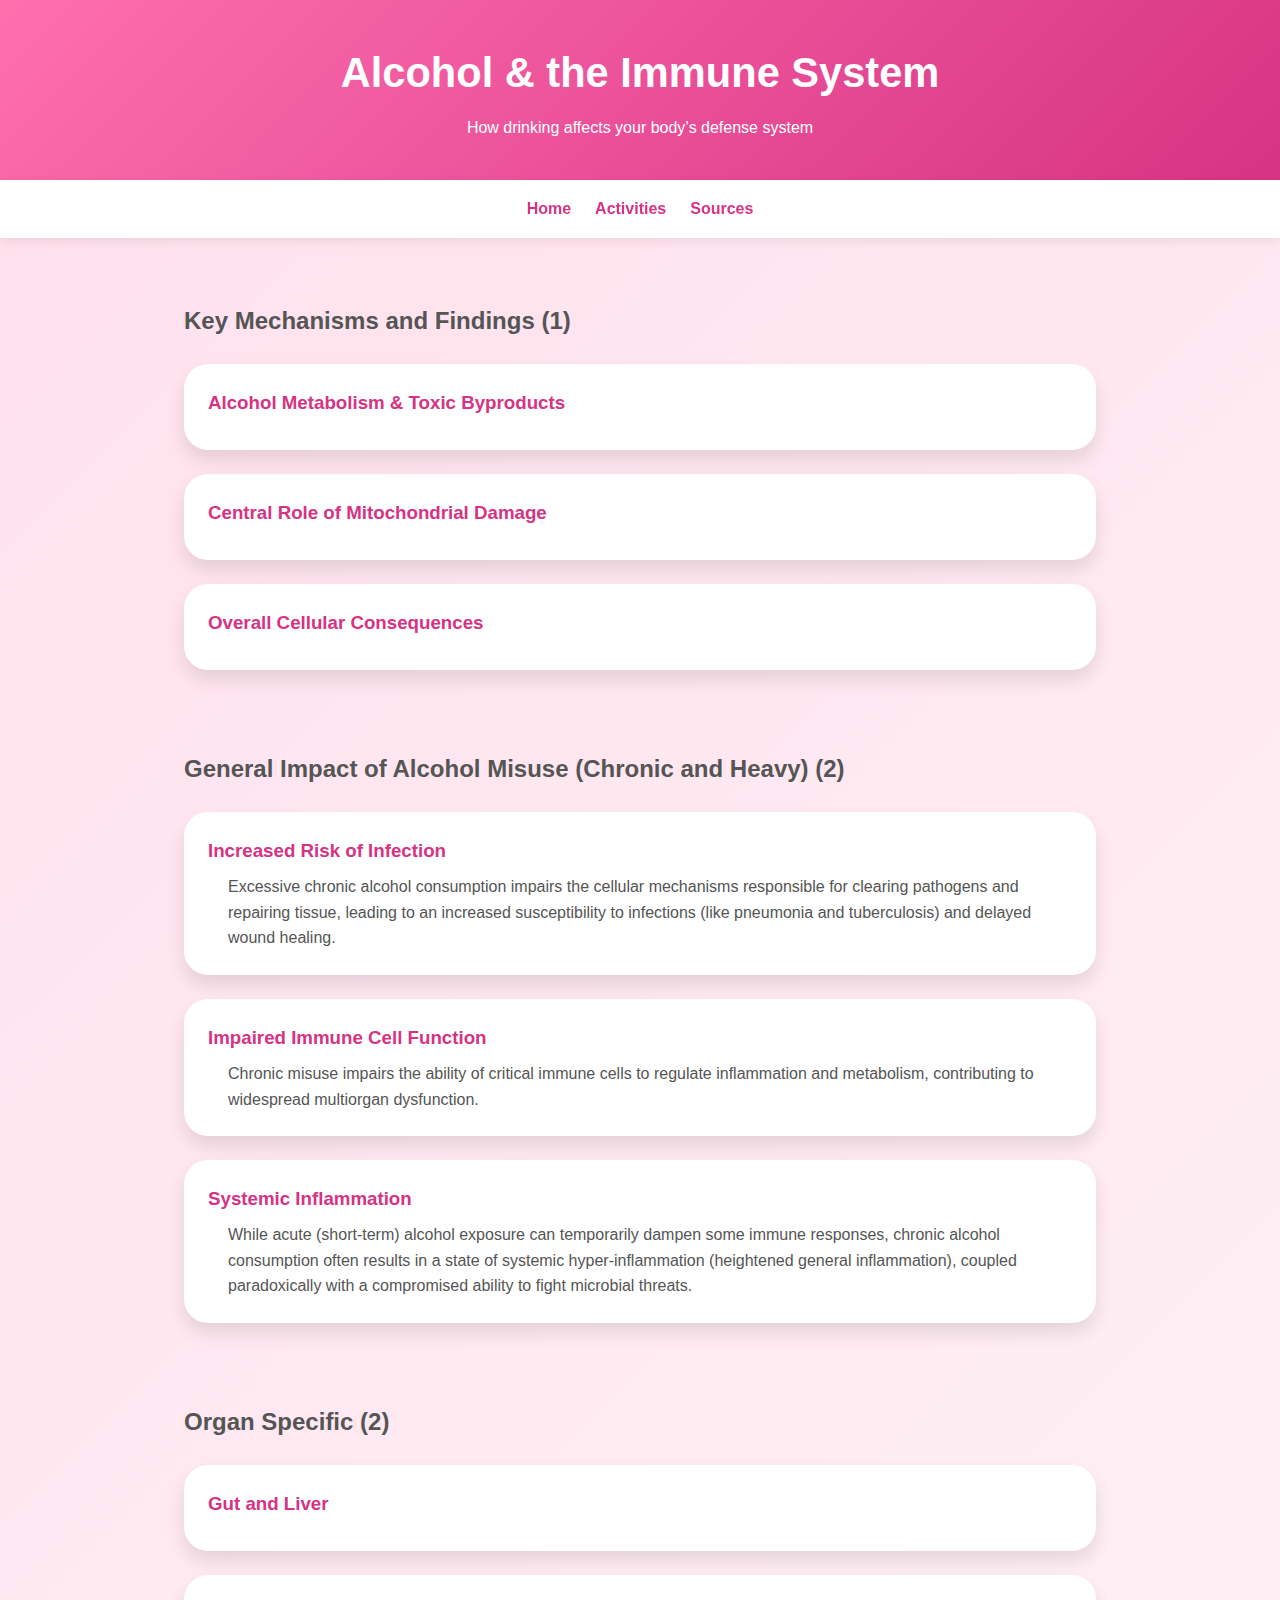
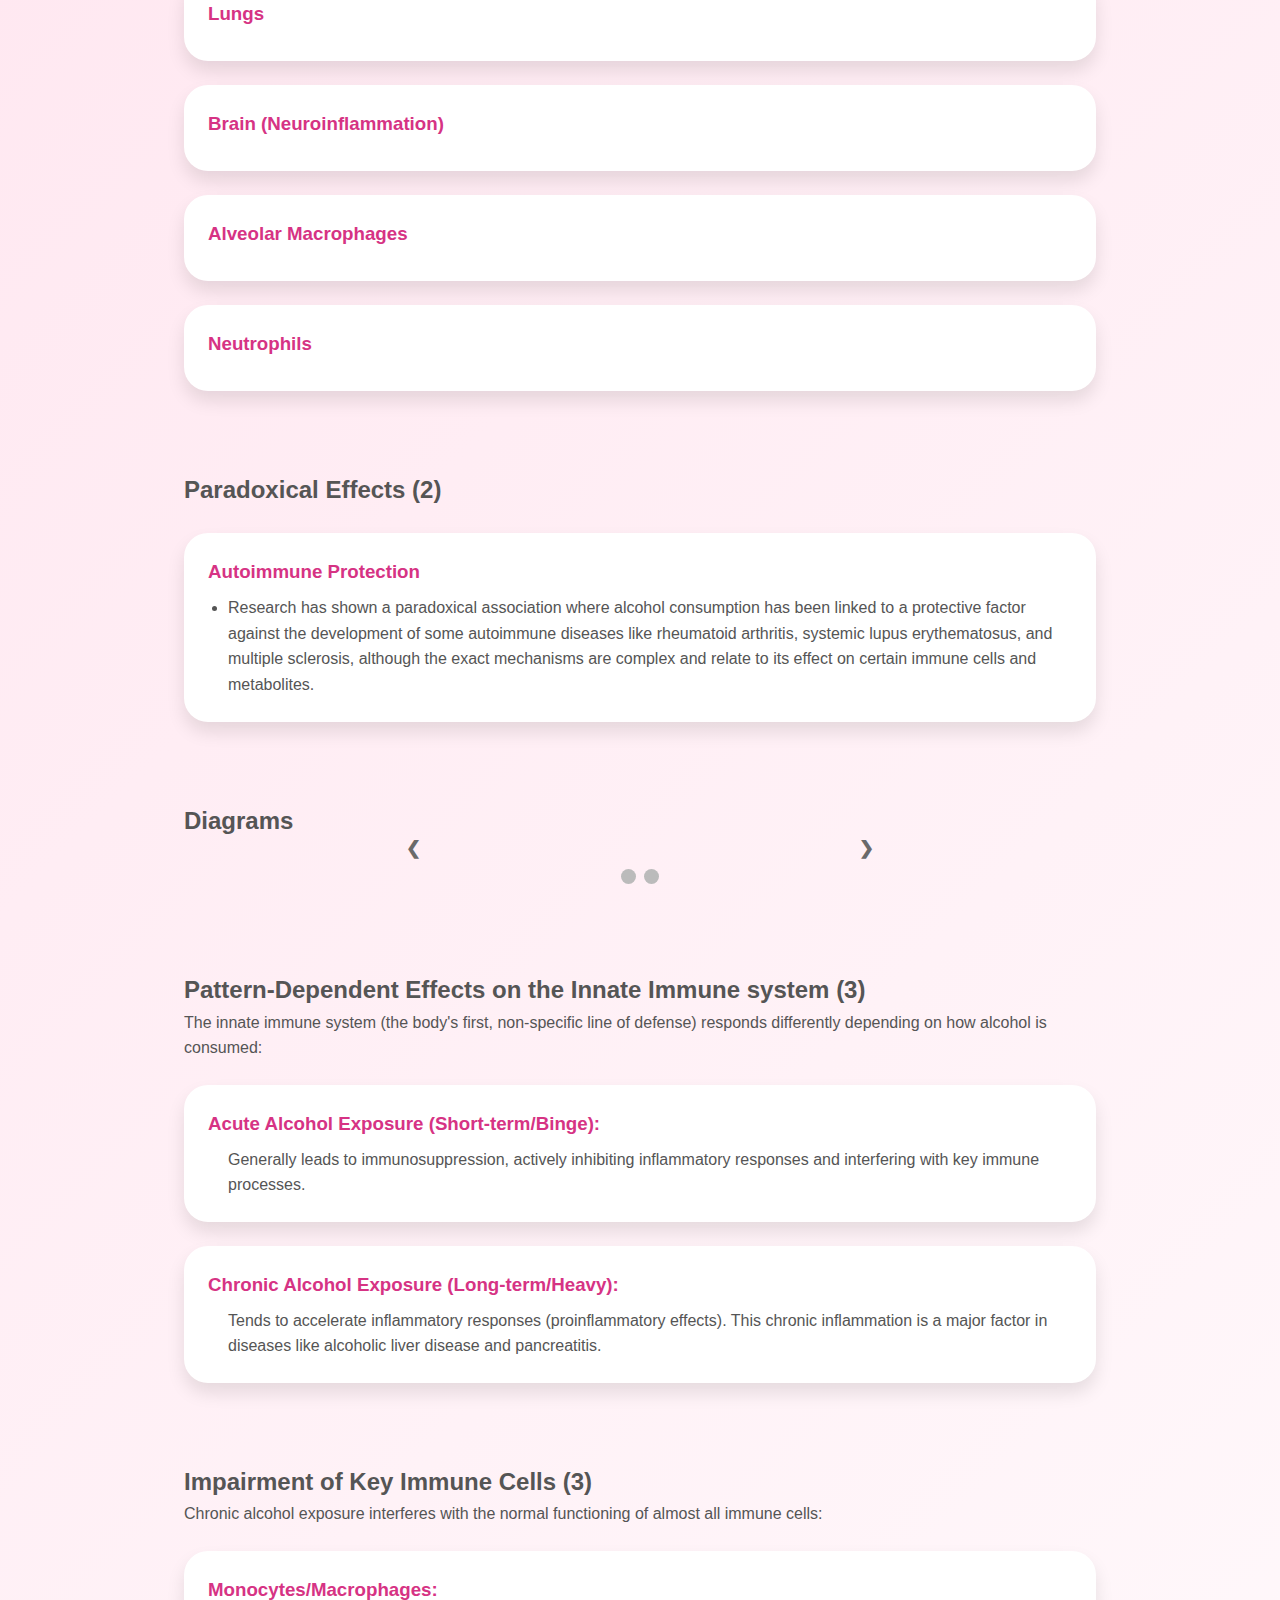
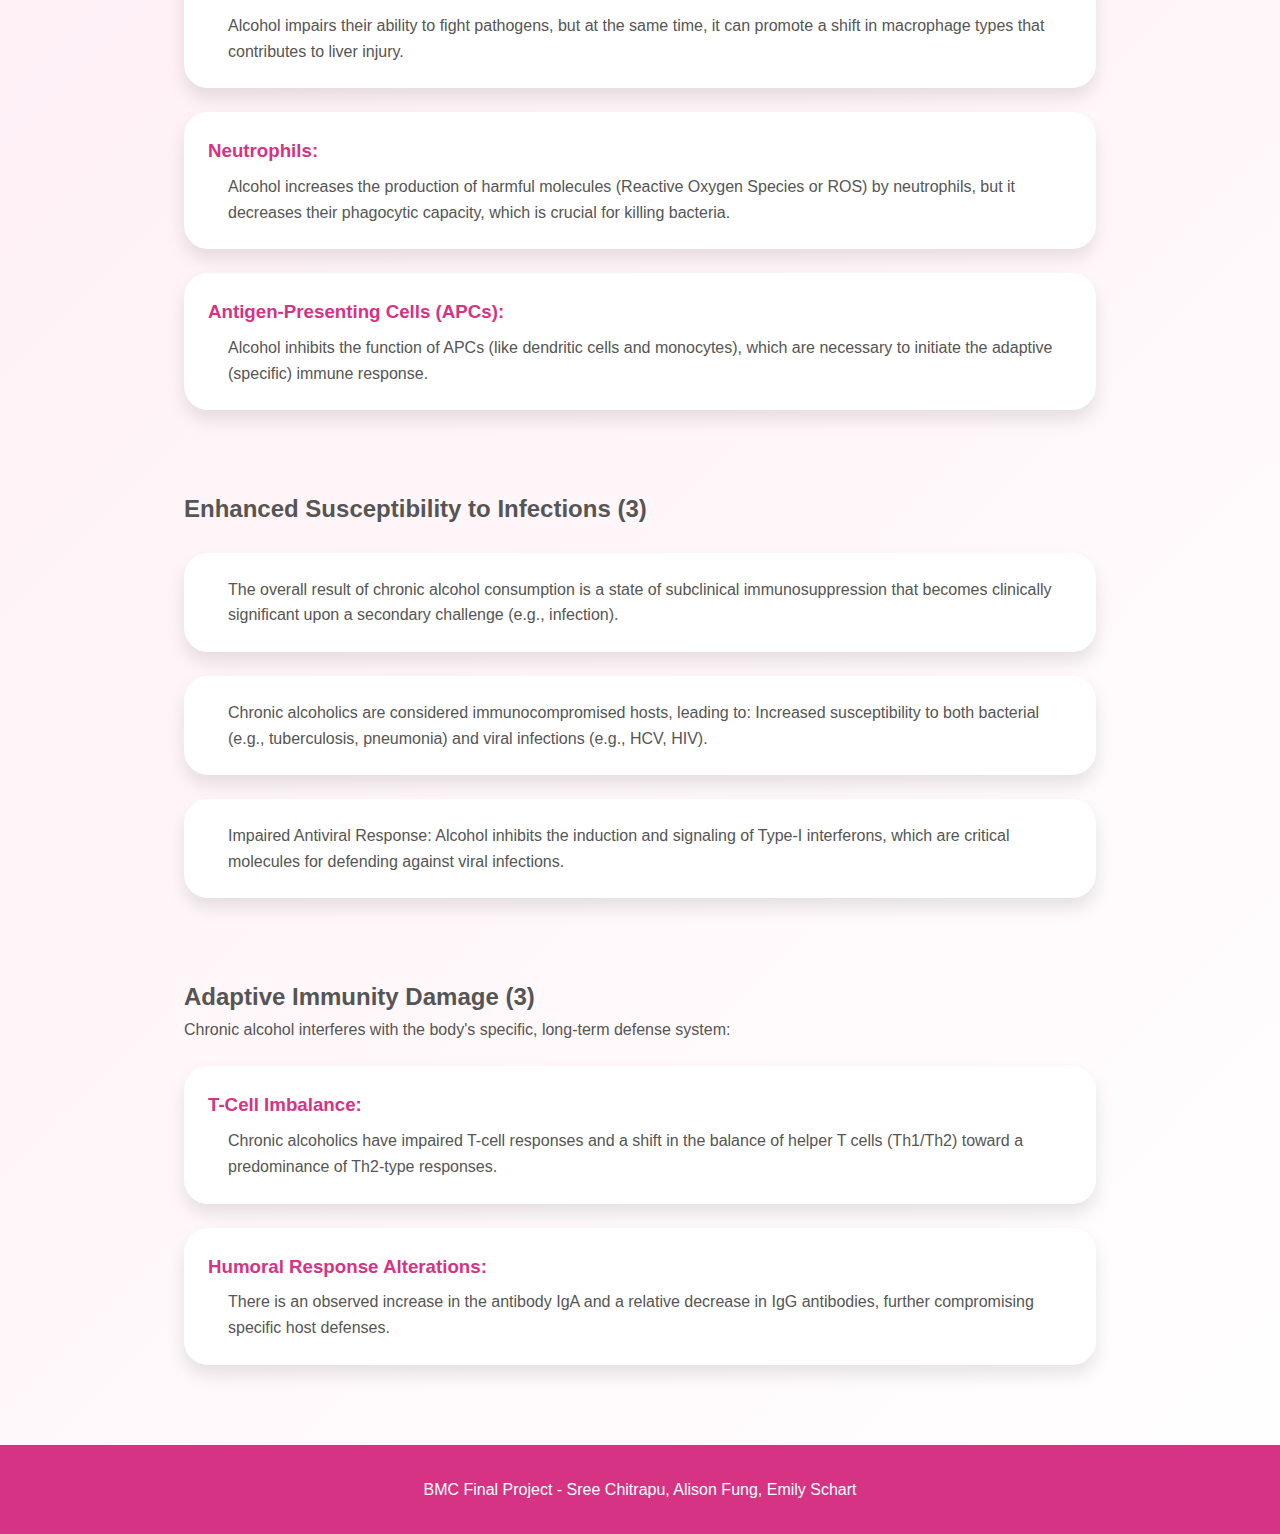
<file: index.html>
<!DOCTYPE html>
<html lang="en">
<head>
  <meta charset="UTF-8">
  <title>Alcohol & the Immune System</title>
  <meta name="viewport" content="width=device-width, initial-scale=1.0">
  <link rel="stylesheet" href="bmc_style.css">
  <script src="bmc_java.js"></script>
</head>
<body>

<header>
  <h1>Alcohol & the Immune System</h1>
  <p>How drinking affects your body’s defense system</p>
</header>

<nav>
  <a href="index.html">Home</a>
  <a href="interactive.html">Activities</a>
  <a href="sources.html">Sources</a>
</nav>

<section id="what">
  <h2>Key Mechanisms and Findings (1)</h2>

  <div class="card-grid">
    <div class="card" onclick="toggleInfo(0)">
      <h3>Alcohol Metabolism & Toxic Byproducts</h3>
        <ul class="hidden margin">
          <li>Alcohol is primarily metabolized in the liver via alcohol dehydrogenase (ADH) and the microsomal ethanol-oxidizing system (MEOS), especially Cytochrome P450 2E1 (CYP2E1).</li>
          <li>Chronic alcohol consumption induces CYP2E1, which generates large amounts of Reactive Oxygen Species (ROS).</li>
          <li>The primary toxic metabolites are acetaldehyde and ROS, which are responsible for most cellular damage.</li>
        </ul>
    </div>

    <div class="card" onclick="toggleInfo(1)">
      <h3>Central Role of Mitochondrial Damage</h3>
        <ul class="hidden margin">
          <li>Structural Damage: Causes mitochondrial swelling, loss of membrane potential, and abnormal opening of the mitochondrial permeability transition pore (mPTP).</li>
          <li>
            Functional Impairment:
            <ul class="second">
              <li>Inhibits key enzymes in the Tricarboxylic Acid (TCA) cycle and fatty acid β-oxidation (e.g., by depleting NAD⁺).</li>
              <li>Impairs Electron Transport Chain (ETC) complexes (especially I and III), leading to further ROS production and a vicious cycle.</li>
              <li>Reduces ATP synthesis, causing cellular energy crisis.</li>
            </ul>
          </li>
          <li>Induction of Apoptosis: Triggers the mitochondrial pathway of apoptosis by releasing pro-apoptotic factors like cytochrome c, activating caspase enzymes.</li>
        </ul>
    </div>

    <div class="card" onclick="toggleInfo(2)">
      <h3>Overall Cellular Consequences</h3>
        <ul class="hidden margin">
          <li>Oxidative Stress: An imbalance between excessive ROS production and depleted antioxidant defenses (e.g., glutathione).</li>
          <li>Lipid Peroxidation: ROS attack cell and mitochondrial membranes.</li>
          <li>Inflammation & Cell Death: The cumulative damage triggers inflammatory responses and leads to necrotic or apoptotic cell death.</li>
          <li>Organ Damage: These processes underpin the pathology in key organs like the liver, brain, and heart.</li>
        </ul>
    </div>
  </div>
</section>

<section id="impact">
  <h2>General Impact of Alcohol Misuse (Chronic and Heavy) (2)</h2>

  <div class="card-grid">
    <div class="card">
      <h3>Increased Risk of Infection</h3>
      <p class="margin">
        Excessive chronic alcohol consumption impairs the cellular mechanisms 
        responsible for clearing pathogens and repairing tissue, leading to an 
        increased susceptibility to infections (like pneumonia and tuberculosis) 
        and delayed wound healing.
      </p>
    </div>

    <div class="card">
      <h3>Impaired Immune Cell Function</h3>
      <p class="margin">
        Chronic misuse impairs the ability of critical immune cells to regulate 
        inflammation and metabolism, contributing to widespread multiorgan dysfunction.
      </p>
    </div>

    <div class="card">
      <h3>Systemic Inflammation</h3>
      <p class="margin">
        While acute (short-term) alcohol exposure can temporarily dampen some immune 
        responses, chronic alcohol consumption often results in a state of systemic 
        hyper-inflammation (heightened general inflammation), coupled paradoxically 
        with a compromised ability to fight microbial threats.
      </p>
    </div>
  </div>
</section>

<section id="organ-specific">
  <h2>Organ Specific (2)</h2>

  <div class="card-grid">
    <div class="card" onclick="toggleInfo(6)">
      <h3>Gut and Liver</h3>
      <ul class="hidden margin">
        <li>
          Alcohol severely compromises gut and liver immunity, 
          causing changes in the microbial community (dysbiosis) 
          and leading to intestinal barrier dysfunction. 
          This allows bacterial products to "leak" into the bloodstream, 
          triggering widespread inflammation in organs like the liver and brain.
        </li>
      </ul>
    </div>

    <div class="card" onclick="toggleInfo(7)">
      <h3>Lungs</h3>
      <ul class="hidden margin">
        <li>
          Alcohol abuse significantly compromises pulmonary immunity, 
          making individuals more vulnerable to lung infections. 
          It interferes with the function of key cells, such as:
        </li>
      </ul>
    </div>

    <div class="card" onclick="toggleInfo(8)">
      <h3>Brain (Neuroinflammation)</h3>
      <ul class="hidden margin">
        <li>
          Excessive alcohol can induce neuroinflammation and neurodegeneration, 
          in part by activating immune cells in the brain (microglia).
        </li>
      </ul>
    </div>

    <div class="card" onclick="toggleInfo(9)">
      <h3>Alveolar Macrophages</h3>
      <ul class="hidden margin">
        <li>
          Essential cells for pathogen clearance are impaired.
        </li>
      </ul>
    </div>

    <div class="card" onclick="toggleInfo(10)">
      <h3>Neutrophils</h3>
      <ul class="hidden margin">
        <li>
          The body's ability to recruit these first-responder cells to the site of infection is diminished.
        </li>
      </ul>
    </div>
  </div>

</section>

<section class="paradoxical">
  <h2>Paradoxical Effects (2)</h2>
  <div class="card-grid">
    <div class="card">
      <h3>Autoimmune Protection</h3>
        <ul class="margin">
          <li>
            Research has shown a paradoxical association where alcohol consumption has been linked to a 
            protective factor against the development of some autoimmune diseases like rheumatoid arthritis, 
            systemic lupus erythematosus, and multiple sclerosis, although the exact mechanisms are complex 
            and relate to its effect on certain immune cells and metabolites.
          </li>
        </ul>
    </div>
  </div>
</section>

<section id="slideshow">
  <h2>Diagrams</h2>
  <!-- Slideshow container -->
  <div class="slideshow-container">

    <!-- Full-width images with number and caption text -->
    <div class="mySlides fade">
      <div class="numbertext">1 / 2</div>
      <img src="apoptosis.png" style="width:100%">
      <div class="text">This diagram shows how ethanol enters the cells, leading to a distribution of actin filaments.</div>
    </div>

    <div class="mySlides fade">
      <div class="numbertext">2 / 2</div>
      <img src="body.png" style="width:100%">
      <div class="text">This diagram shows the effects of alcohol consumption on different parts of the body.</div>
    </div>

    <!-- Next and previous buttons -->
    <a class="prev" onclick="plusSlides(-1)">&#10094;</a>
    <a class="next" onclick="plusSlides(1)">&#10095;</a>
  </div>
<br>

<!-- The dots/circles -->
<div style="text-align:center">
  <span class="dot" onclick="currentSlide(1)"></span>
  <span class="dot" onclick="currentSlide(2)"></span>
</div>
</section>

<section id="impact">
  <h2>Pattern-Dependent Effects on the Innate Immune system (3)</h2>
  <p> The innate immune system (the body's first, non-specific line 
    of defense) responds differently depending on how alcohol is consumed:
  </p>

  <div class="card-grid">
    <div class="card">
      <h3>Acute Alcohol Exposure (Short-term/Binge):</h3>
      <p class="margin">
        Generally leads to immunosuppression, actively inhibiting 
        inflammatory responses and interfering with key immune processes. 
      </p>
    </div>

    <div class="card">
      <h3>Chronic Alcohol Exposure (Long-term/Heavy):</h3>
      <p class="margin">
        Tends to accelerate inflammatory responses (proinflammatory effects). 
        This chronic inflammation is a major factor in diseases like alcoholic 
        liver disease and pancreatitis.
      </p>
    </div>
  </div>
</section>

<section class="impair">
  <h2>Impairment of Key Immune Cells (3)</h2>
  <p>
    Chronic alcohol exposure interferes with the normal functioning of 
    almost all immune cells: 
  </p>
  <div class="card-grid">
    <div class="card">
      <h3>Monocytes/Macrophages:</h3>
      <p class="margin">
        Alcohol impairs their ability to fight pathogens, but at the same time, 
        it can promote a shift in macrophage types that contributes to liver injury.
      </p>
    </div>

    <div class="card">
      <h3>Neutrophils:</h3>
      <p class="margin">
        Alcohol increases the production of harmful molecules 
        (Reactive Oxygen Species or ROS) by neutrophils, but it decreases 
        their phagocytic capacity, which is crucial for killing bacteria.
      </p>
    </div>

    <div class="card">
      <h3>Antigen-Presenting Cells (APCs):</h3>
      <p class="margin">
        Alcohol inhibits the function of 
        APCs (like dendritic cells and monocytes), which are necessary to 
        initiate the adaptive (specific) immune response.
      </p>
    </div>
  </div>
</section>

<section id="Enhanced">
  <h2>Enhanced Susceptibility to Infections (3)</h2>

  <div class="card-grid">
    <div class="card">
      <ul class="margin">
        The overall result of chronic alcohol consumption is a state of subclinical 
        immunosuppression that becomes clinically significant upon a secondary challenge 
        (e.g., infection). 
      </ul>
    </div>

    <div class="card">
      <ul class="margin">
        Chronic alcoholics are considered immunocompromised hosts, leading to: 
        Increased susceptibility to both bacterial (e.g., tuberculosis, pneumonia) 
        and viral infections (e.g., HCV, HIV). 
      </ul>
    </div>

    <div class="card">
      <p class="margin">
        Impaired Antiviral Response: Alcohol inhibits the induction and signaling of 
        Type-I interferons, which are critical molecules for defending against viral 
        infections.
      </p>
    </div>
</section>

<section id="Enhanced">
  <h2>Adaptive Immunity Damage (3)</h2>
  <p>Chronic alcohol interferes with the body's specific, long-term defense system:</p>

  <div class="card-grid">
    <div class="card">
      <h3>T-Cell Imbalance:</h3>
      <ul class="margin">
        Chronic alcoholics have impaired T-cell responses and a shift in the balance 
        of helper T cells (Th1/Th2) toward a predominance of Th2-type responses.
      </ul>
    </div>

    <div class="card">
      <h3>Humoral Response Alterations:</h3>
      <ul class="margin">
        There is an observed increase in the antibody IgA and a relative decrease in 
        IgG antibodies, further compromising specific host defenses.
      </ul>
    </div>
  </div>
</section>

<footer>
  <p>BMC Final Project - Sree Chitrapu, Alison Fung, Emily Schart</p>
</footer>

</body>
</html>
</file>
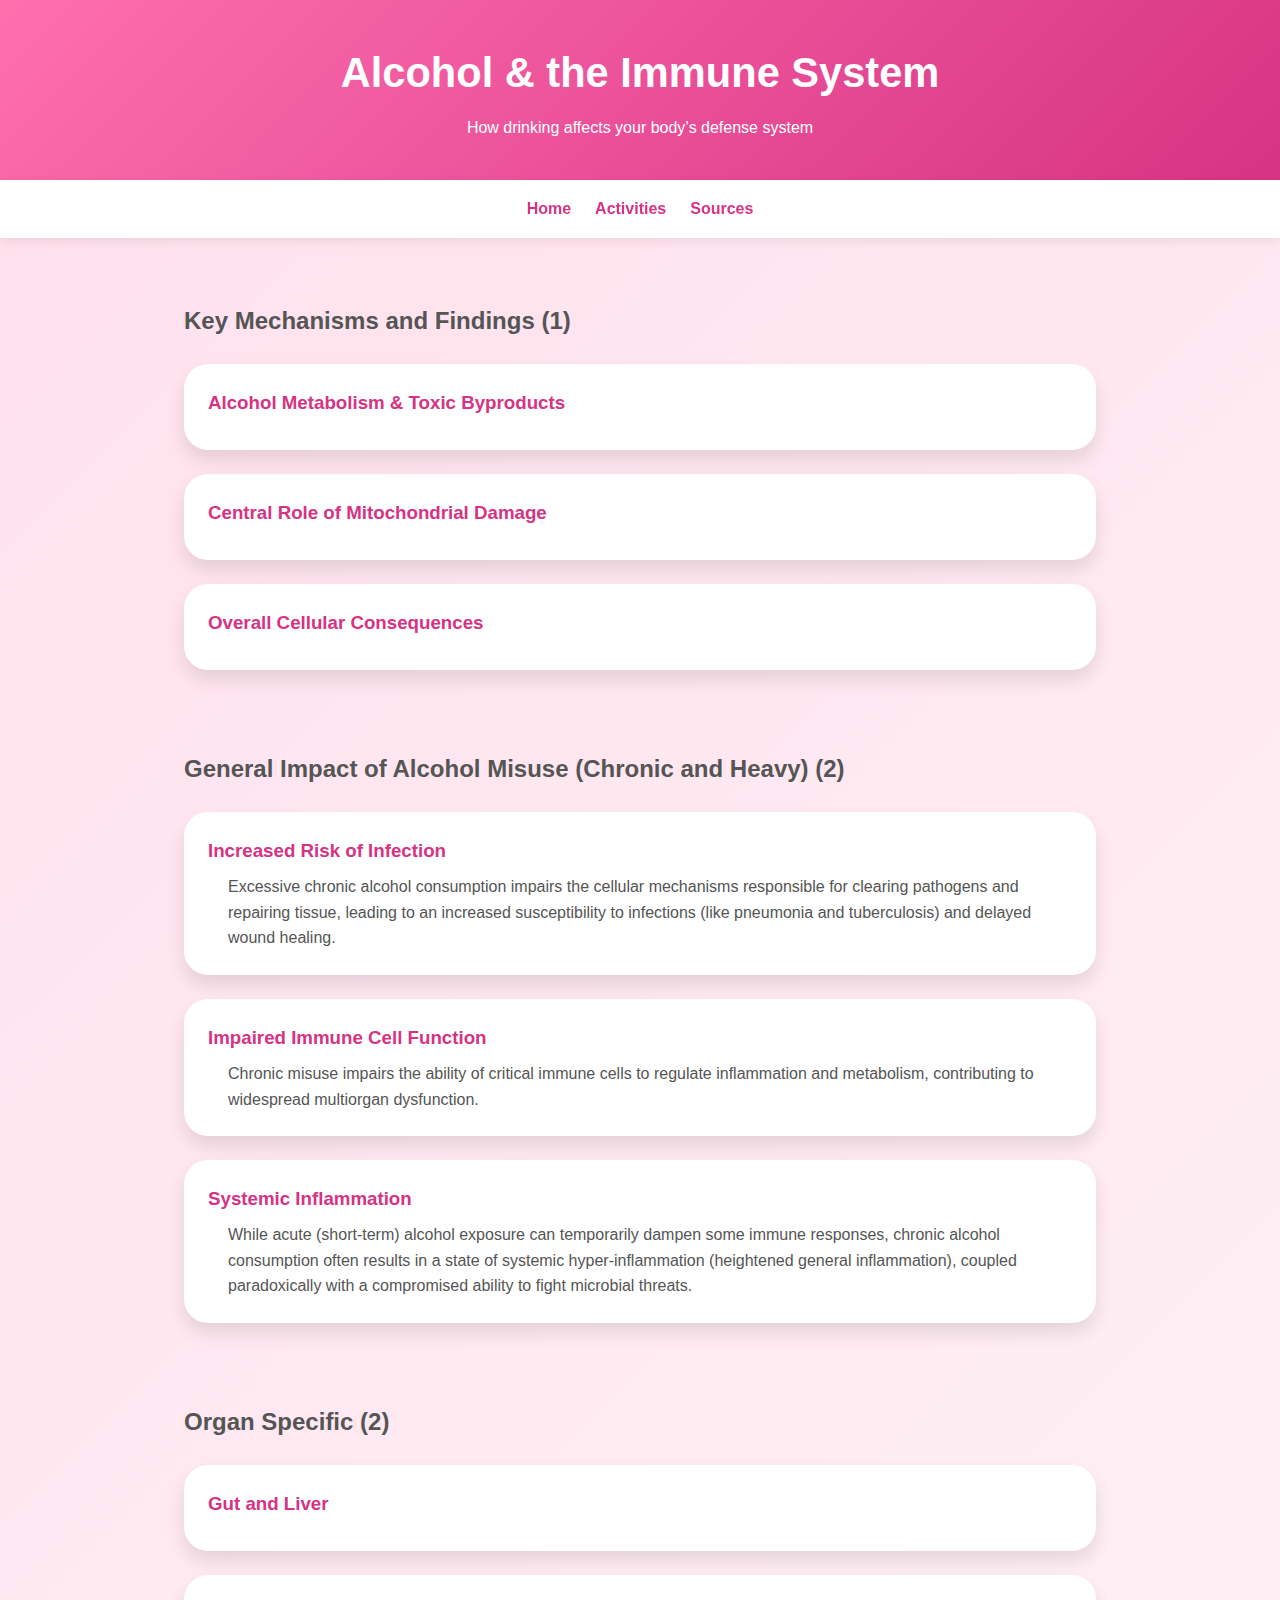
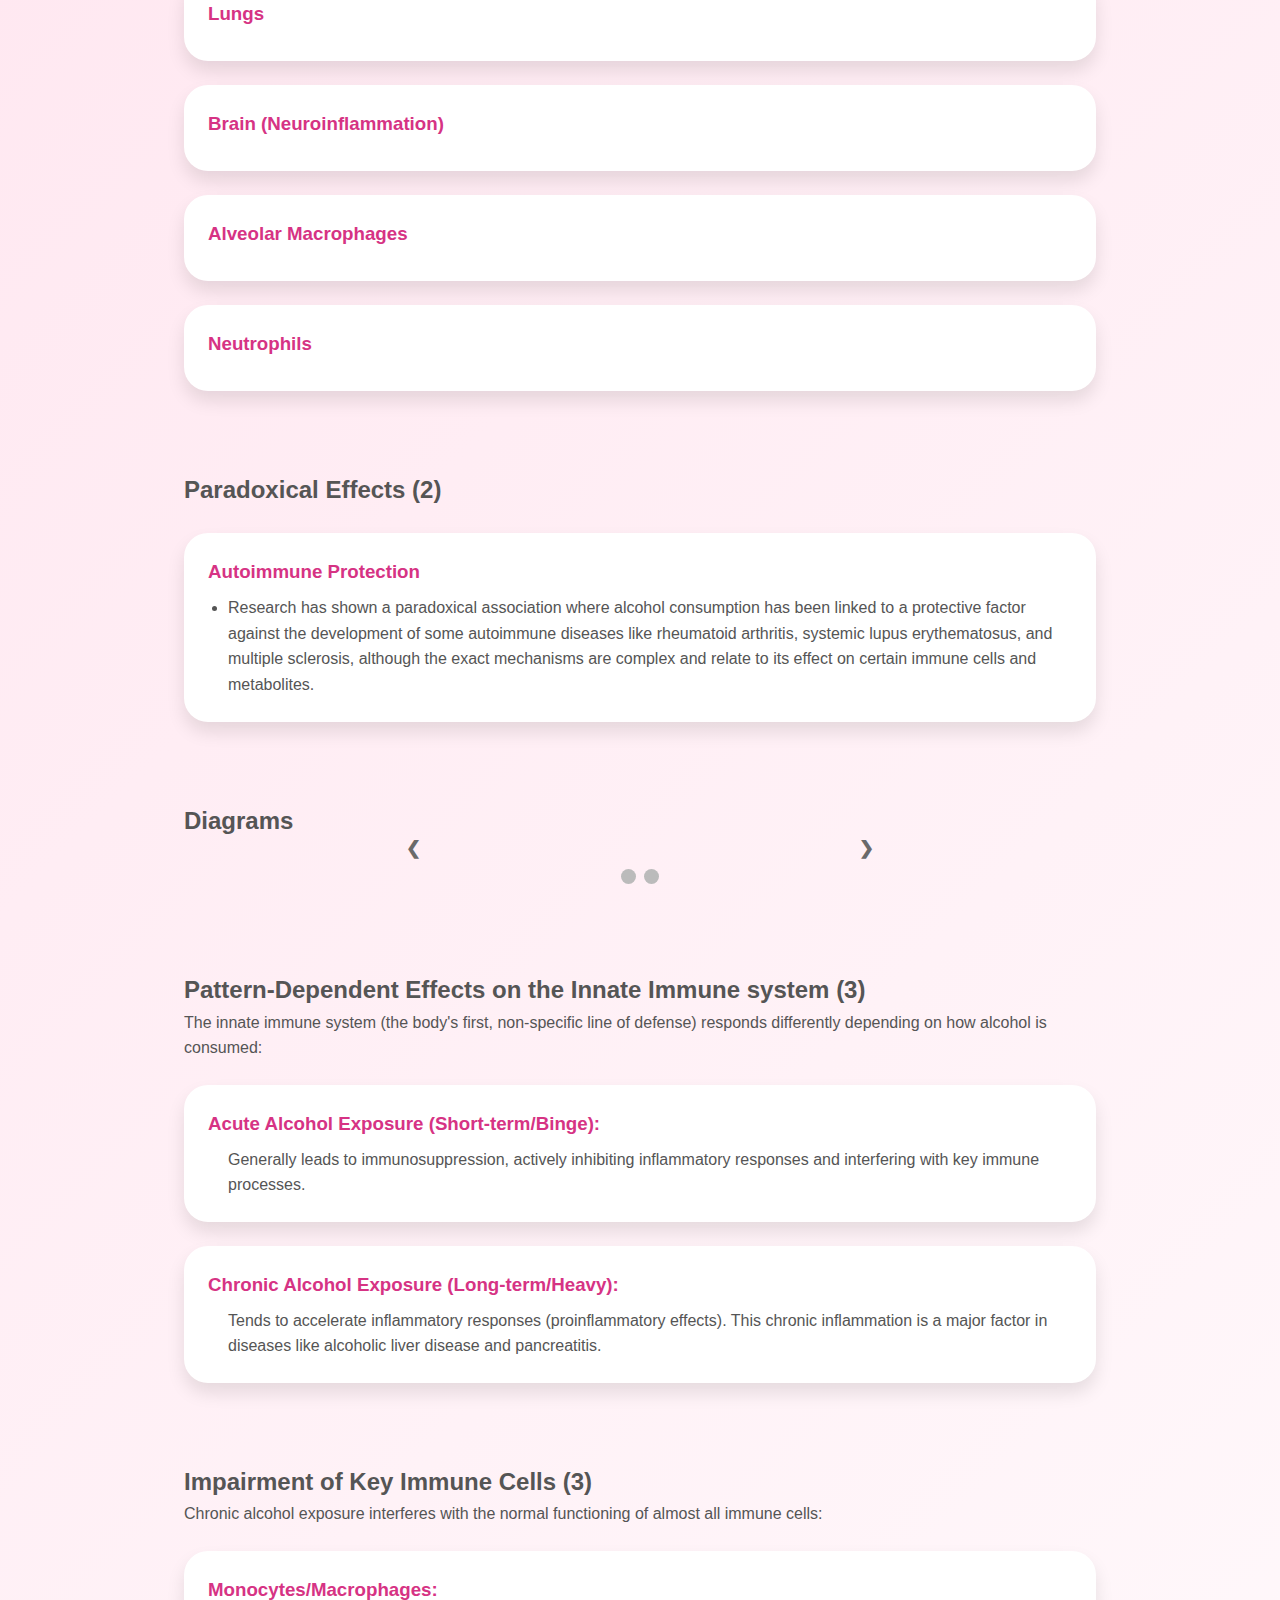
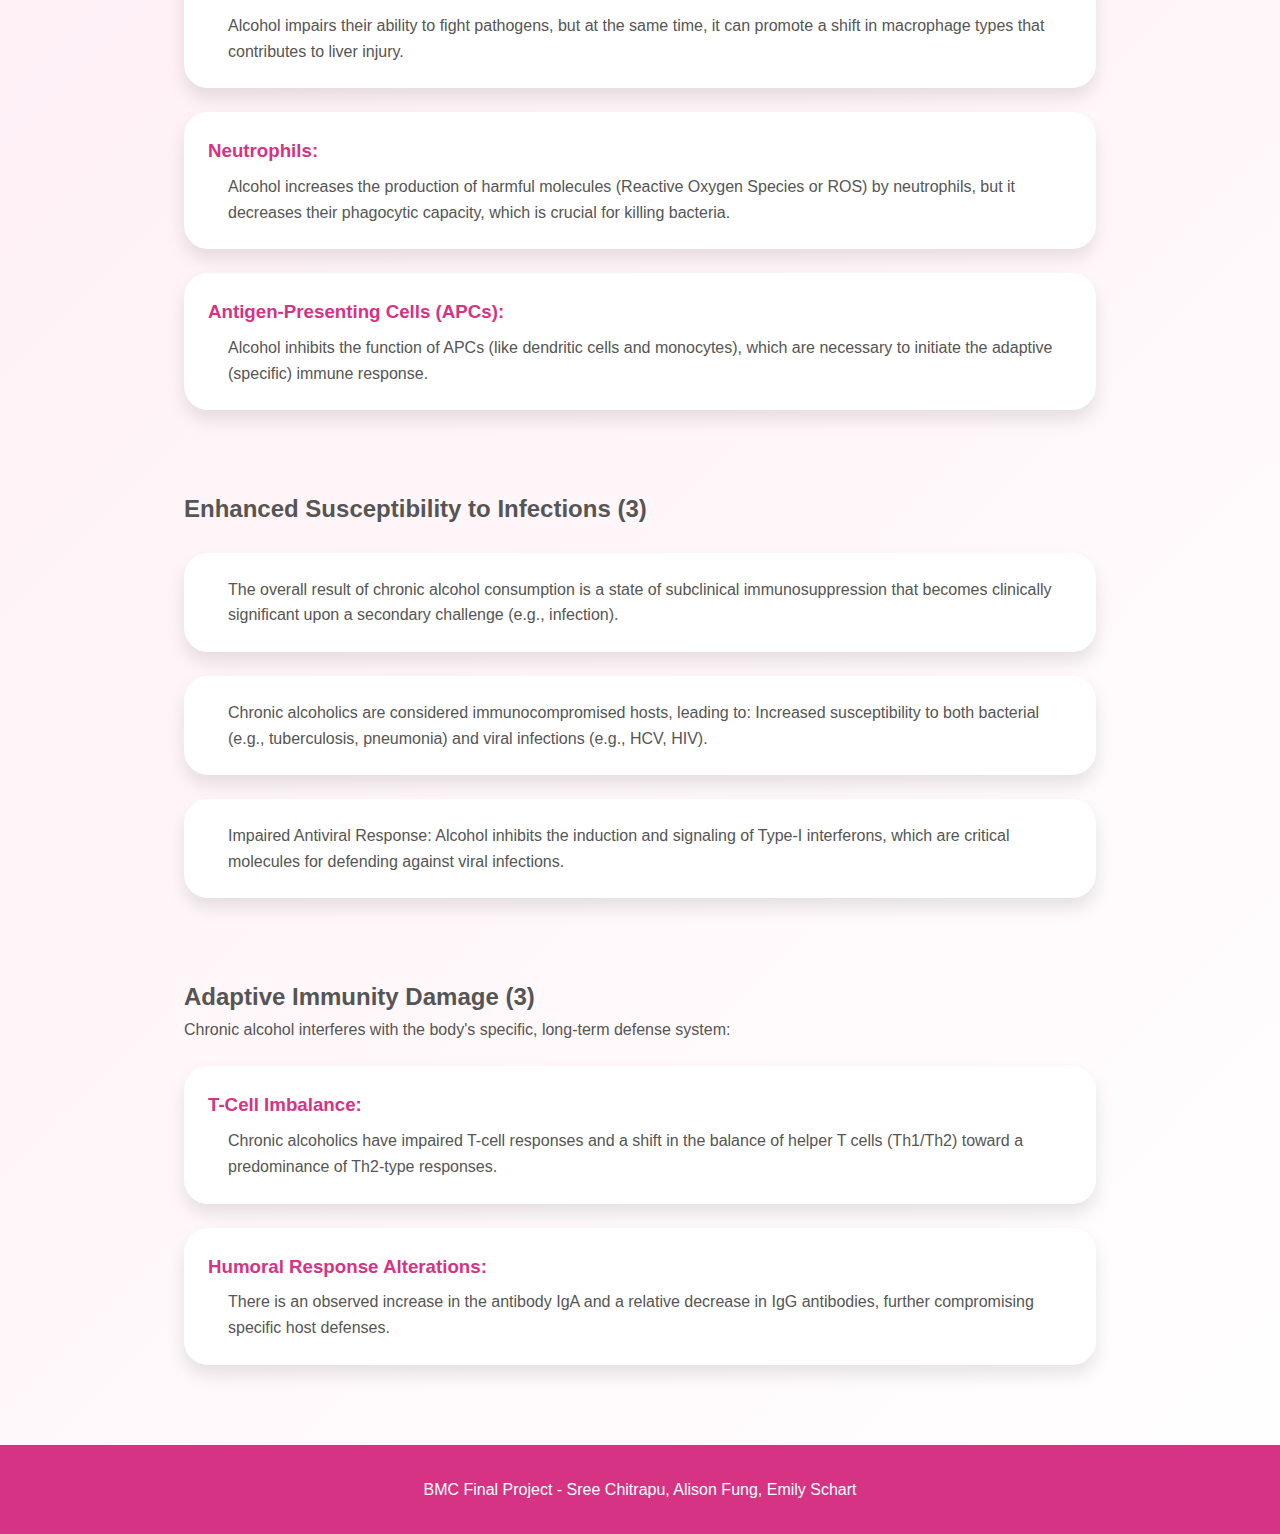
<file: bmc_final.html>
<!DOCTYPE html>
<html lang="en">
<head>
  <meta charset="UTF-8">
  <title>Alcohol & the Immune System</title>
  <meta name="viewport" content="width=device-width, initial-scale=1.0">
  <link rel="stylesheet" href="bmc_style.css">
  <script src="bmc_java.js"></script>
</head>
<body>

<header>
  <h1>Alcohol & the Immune System</h1>
  <p>How drinking affects your body’s defense system</p>
</header>

<nav>
  <a href="bmc_final.html">Home</a>
  <a href="interactive.html">Activities</a>
  <a href="sources.html">Sources</a>
</nav>

<section id="what">
  <h2>Key Mechanisms and Findings (1)</h2>

  <div class="card-grid">
    <div class="card" onclick="toggleInfo(0)">
      <h3>Alcohol Metabolism & Toxic Byproducts</h3>
        <ul class="hidden margin">
          <li>Alcohol is primarily metabolized in the liver via alcohol dehydrogenase (ADH) and the microsomal ethanol-oxidizing system (MEOS), especially Cytochrome P450 2E1 (CYP2E1).</li>
          <li>Chronic alcohol consumption induces CYP2E1, which generates large amounts of Reactive Oxygen Species (ROS).</li>
          <li>The primary toxic metabolites are acetaldehyde and ROS, which are responsible for most cellular damage.</li>
        </ul>
    </div>

    <div class="card" onclick="toggleInfo(1)">
      <h3>Central Role of Mitochondrial Damage</h3>
        <ul class="hidden margin">
          <li>Structural Damage: Causes mitochondrial swelling, loss of membrane potential, and abnormal opening of the mitochondrial permeability transition pore (mPTP).</li>
          <li>
            Functional Impairment:
            <ul class="second">
              <li>Inhibits key enzymes in the Tricarboxylic Acid (TCA) cycle and fatty acid β-oxidation (e.g., by depleting NAD⁺).</li>
              <li>Impairs Electron Transport Chain (ETC) complexes (especially I and III), leading to further ROS production and a vicious cycle.</li>
              <li>Reduces ATP synthesis, causing cellular energy crisis.</li>
            </ul>
          </li>
          <li>Induction of Apoptosis: Triggers the mitochondrial pathway of apoptosis by releasing pro-apoptotic factors like cytochrome c, activating caspase enzymes.</li>
        </ul>
    </div>

    <div class="card" onclick="toggleInfo(2)">
      <h3>Overall Cellular Consequences</h3>
        <ul class="hidden margin">
          <li>Oxidative Stress: An imbalance between excessive ROS production and depleted antioxidant defenses (e.g., glutathione).</li>
          <li>Lipid Peroxidation: ROS attack cell and mitochondrial membranes.</li>
          <li>Inflammation & Cell Death: The cumulative damage triggers inflammatory responses and leads to necrotic or apoptotic cell death.</li>
          <li>Organ Damage: These processes underpin the pathology in key organs like the liver, brain, and heart.</li>
        </ul>
    </div>
  </div>
</section>

<section id="impact">
  <h2>General Impact of Alcohol Misuse (Chronic and Heavy) (2)</h2>

  <div class="card-grid">
    <div class="card">
      <h3>Increased Risk of Infection</h3>
      <p class="margin">
        Excessive chronic alcohol consumption impairs the cellular mechanisms 
        responsible for clearing pathogens and repairing tissue, leading to an 
        increased susceptibility to infections (like pneumonia and tuberculosis) 
        and delayed wound healing.
      </p>
    </div>

    <div class="card">
      <h3>Impaired Immune Cell Function</h3>
      <p class="margin">
        Chronic misuse impairs the ability of critical immune cells to regulate 
        inflammation and metabolism, contributing to widespread multiorgan dysfunction.
      </p>
    </div>

    <div class="card">
      <h3>Systemic Inflammation</h3>
      <p class="margin">
        While acute (short-term) alcohol exposure can temporarily dampen some immune 
        responses, chronic alcohol consumption often results in a state of systemic 
        hyper-inflammation (heightened general inflammation), coupled paradoxically 
        with a compromised ability to fight microbial threats.
      </p>
    </div>
  </div>
</section>

<section id="organ-specific">
  <h2>Organ Specific (2)</h2>

  <div class="card-grid">
    <div class="card" onclick="toggleInfo(6)">
      <h3>Gut and Liver</h3>
      <ul class="hidden margin">
        <li>
          Alcohol severely compromises gut and liver immunity, 
          causing changes in the microbial community (dysbiosis) 
          and leading to intestinal barrier dysfunction. 
          This allows bacterial products to "leak" into the bloodstream, 
          triggering widespread inflammation in organs like the liver and brain.
        </li>
      </ul>
    </div>

    <div class="card" onclick="toggleInfo(7)">
      <h3>Lungs</h3>
      <ul class="hidden margin">
        <li>
          Alcohol abuse significantly compromises pulmonary immunity, 
          making individuals more vulnerable to lung infections. 
          It interferes with the function of key cells, such as:
        </li>
      </ul>
    </div>

    <div class="card" onclick="toggleInfo(8)">
      <h3>Brain (Neuroinflammation)</h3>
      <ul class="hidden margin">
        <li>
          Excessive alcohol can induce neuroinflammation and neurodegeneration, 
          in part by activating immune cells in the brain (microglia).
        </li>
      </ul>
    </div>

    <div class="card" onclick="toggleInfo(9)">
      <h3>Alveolar Macrophages</h3>
      <ul class="hidden margin">
        <li>
          Essential cells for pathogen clearance are impaired.
        </li>
      </ul>
    </div>

    <div class="card" onclick="toggleInfo(10)">
      <h3>Neutrophils</h3>
      <ul class="hidden margin">
        <li>
          The body's ability to recruit these first-responder cells to the site of infection is diminished.
        </li>
      </ul>
    </div>
  </div>

</section>

<section class="paradoxical">
  <h2>Paradoxical Effects (2)</h2>
  <div class="card-grid">
    <div class="card">
      <h3>Autoimmune Protection</h3>
        <ul class="margin">
          <li>
            Research has shown a paradoxical association where alcohol consumption has been linked to a 
            protective factor against the development of some autoimmune diseases like rheumatoid arthritis, 
            systemic lupus erythematosus, and multiple sclerosis, although the exact mechanisms are complex 
            and relate to its effect on certain immune cells and metabolites.
          </li>
        </ul>
    </div>
  </div>
</section>

<section id="slideshow">
  <h2>Diagrams</h2>
  <!-- Slideshow container -->
  <div class="slideshow-container">

    <!-- Full-width images with number and caption text -->
    <div class="mySlides fade">
      <div class="numbertext">1 / 2</div>
      <img src="apoptosis.png" style="width:100%">
      <div class="text">This diagram shows how ethanol enters the cells, leading to a distribution of actin filaments.</div>
    </div>

    <div class="mySlides fade">
      <div class="numbertext">2 / 2</div>
      <img src="body.png" style="width:100%">
      <div class="text">This diagram shows the effects of alcohol consumption on different parts of the body.</div>
    </div>

    <!-- Next and previous buttons -->
    <a class="prev" onclick="plusSlides(-1)">&#10094;</a>
    <a class="next" onclick="plusSlides(1)">&#10095;</a>
  </div>
<br>

<!-- The dots/circles -->
<div style="text-align:center">
  <span class="dot" onclick="currentSlide(1)"></span>
  <span class="dot" onclick="currentSlide(2)"></span>
</div>
</section>

<section id="impact">
  <h2>Pattern-Dependent Effects on the Innate Immune system (3)</h2>
  <p> The innate immune system (the body's first, non-specific line 
    of defense) responds differently depending on how alcohol is consumed:
  </p>

  <div class="card-grid">
    <div class="card">
      <h3>Acute Alcohol Exposure (Short-term/Binge):</h3>
      <p class="margin">
        Generally leads to immunosuppression, actively inhibiting 
        inflammatory responses and interfering with key immune processes. 
      </p>
    </div>

    <div class="card">
      <h3>Chronic Alcohol Exposure (Long-term/Heavy):</h3>
      <p class="margin">
        Tends to accelerate inflammatory responses (proinflammatory effects). 
        This chronic inflammation is a major factor in diseases like alcoholic 
        liver disease and pancreatitis.
      </p>
    </div>
  </div>
</section>

<section class="impair">
  <h2>Impairment of Key Immune Cells (3)</h2>
  <p>
    Chronic alcohol exposure interferes with the normal functioning of 
    almost all immune cells: 
  </p>
  <div class="card-grid">
    <div class="card">
      <h3>Monocytes/Macrophages:</h3>
      <p class="margin">
        Alcohol impairs their ability to fight pathogens, but at the same time, 
        it can promote a shift in macrophage types that contributes to liver injury.
      </p>
    </div>

    <div class="card">
      <h3>Neutrophils:</h3>
      <p class="margin">
        Alcohol increases the production of harmful molecules 
        (Reactive Oxygen Species or ROS) by neutrophils, but it decreases 
        their phagocytic capacity, which is crucial for killing bacteria.
      </p>
    </div>

    <div class="card">
      <h3>Antigen-Presenting Cells (APCs):</h3>
      <p class="margin">
        Alcohol inhibits the function of 
        APCs (like dendritic cells and monocytes), which are necessary to 
        initiate the adaptive (specific) immune response.
      </p>
    </div>
  </div>
</section>

<section id="Enhanced">
  <h2>Enhanced Susceptibility to Infections (3)</h2>

  <div class="card-grid">
    <div class="card">
      <ul class="margin">
        The overall result of chronic alcohol consumption is a state of subclinical 
        immunosuppression that becomes clinically significant upon a secondary challenge 
        (e.g., infection). 
      </ul>
    </div>

    <div class="card">
      <ul class="margin">
        Chronic alcoholics are considered immunocompromised hosts, leading to: 
        Increased susceptibility to both bacterial (e.g., tuberculosis, pneumonia) 
        and viral infections (e.g., HCV, HIV). 
      </ul>
    </div>

    <div class="card">
      <p class="margin">
        Impaired Antiviral Response: Alcohol inhibits the induction and signaling of 
        Type-I interferons, which are critical molecules for defending against viral 
        infections.
      </p>
    </div>
</section>

<section id="Enhanced">
  <h2>Adaptive Immunity Damage (3)</h2>
  <p>Chronic alcohol interferes with the body's specific, long-term defense system:</p>

  <div class="card-grid">
    <div class="card">
      <h3>T-Cell Imbalance:</h3>
      <ul class="margin">
        Chronic alcoholics have impaired T-cell responses and a shift in the balance 
        of helper T cells (Th1/Th2) toward a predominance of Th2-type responses.
      </ul>
    </div>

    <div class="card">
      <h3>Humoral Response Alterations:</h3>
      <ul class="margin">
        There is an observed increase in the antibody IgA and a relative decrease in 
        IgG antibodies, further compromising specific host defenses.
      </ul>
    </div>
  </div>
</section>

<footer>
  <p>BMC Final Project - Sree Chitrapu, Alison Fung, Emily Schart</p>
</footer>

</body>
</html>
</file>
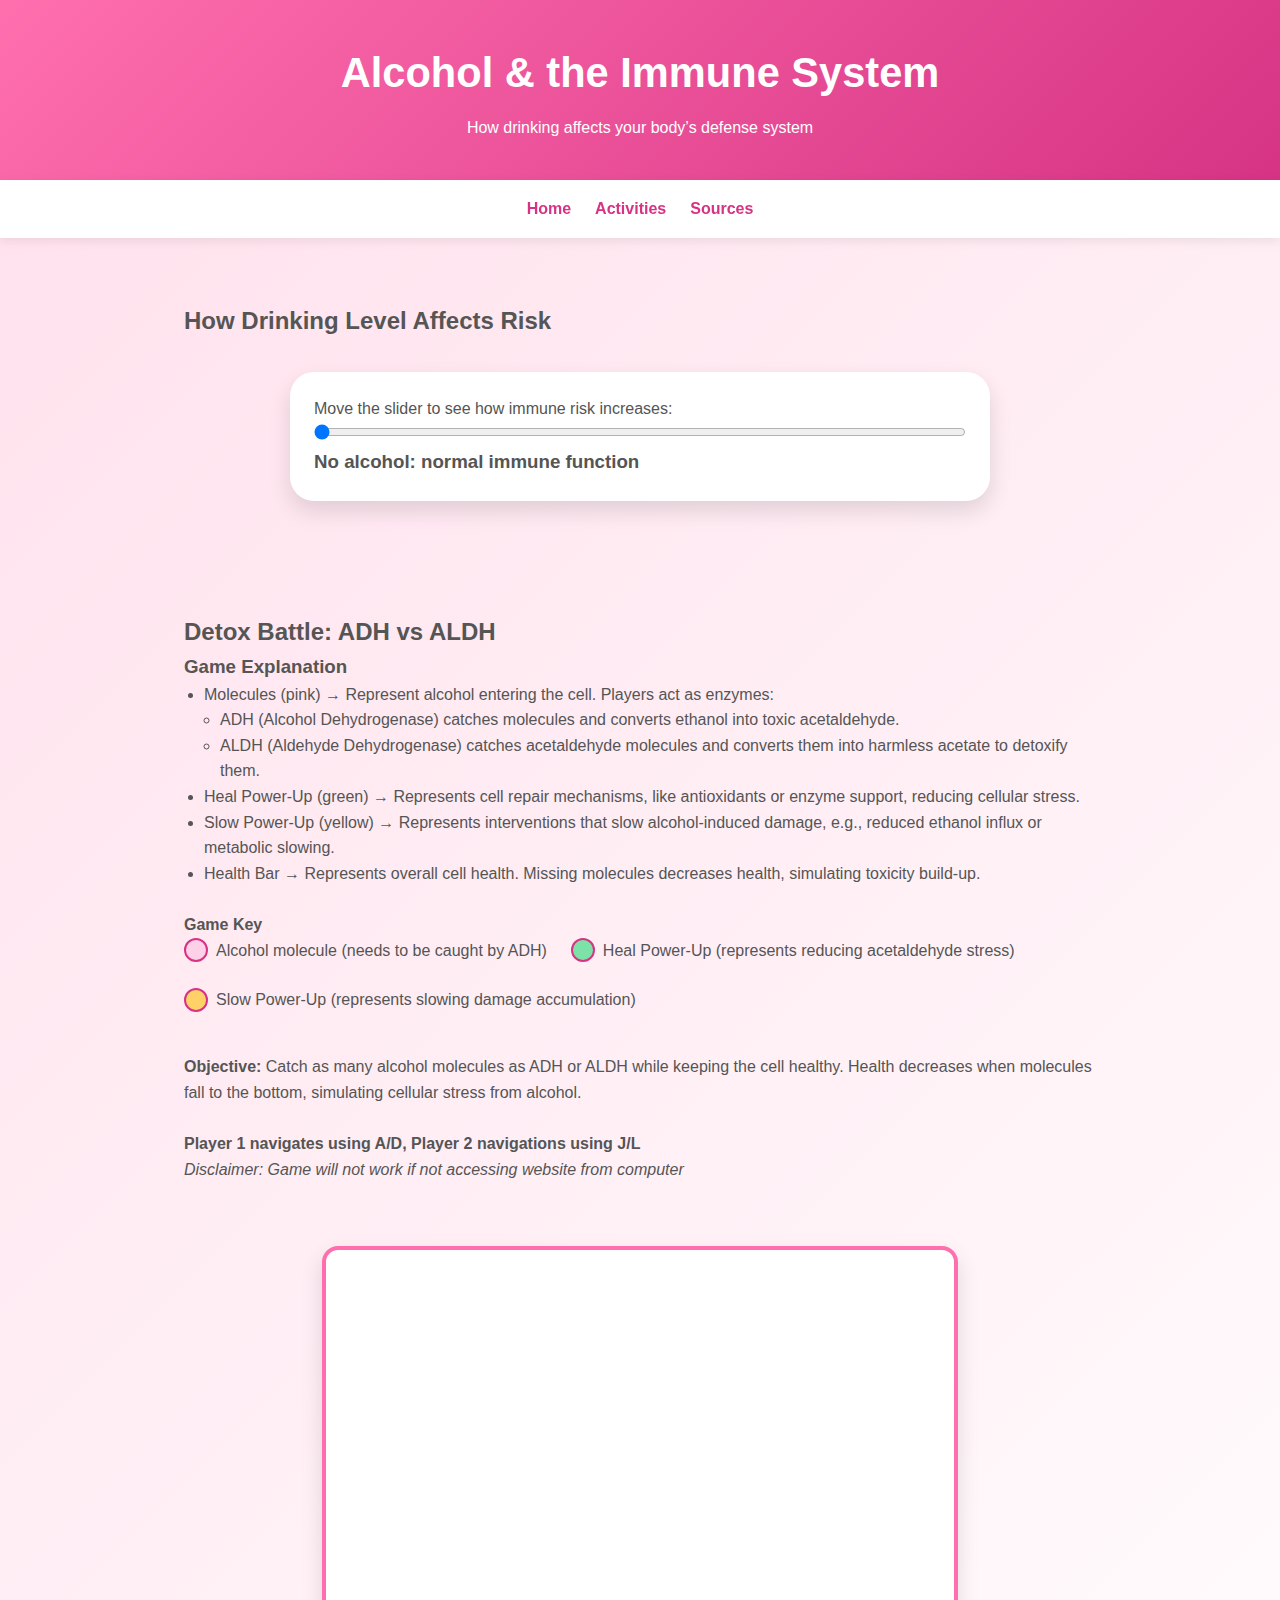
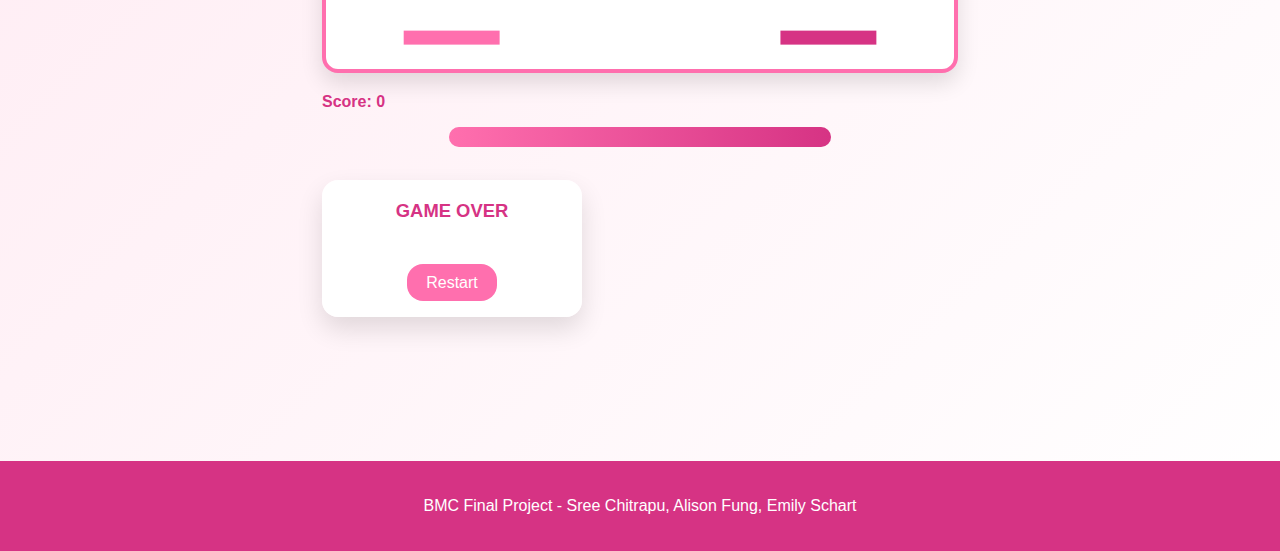
<file: interactive.html>
<!DOCTYPE html>
<html lang="en">
<head>
  <meta charset="UTF-8">
  <title>Alcohol & the Immune System</title>
  <meta name="viewport" content="width=device-width, initial-scale=1.0">
  <link rel="stylesheet" href="bmc_style.css">
  <script src="bmc_java.js"></script>
</head>
<body>

<header>
  <h1>Alcohol & the Immune System</h1>
  <p>How drinking affects your body’s defense system</p>
</header>

<nav>
  <a href="index.html">Home</a>
  <a href="interactive.html">Activities</a>
  <a href="sources.html">Sources</a>
</nav>

<section id="slider">
  <h2>How Drinking Level Affects Risk</h2>

  <div class="slider-box">
    <p>Move the slider to see how immune risk increases:</p>
    <input type="range" min="0" max="3" value="0" id="drinkSlider" oninput="updateRisk()">
    <h3 id="riskText">No alcohol: normal immune function</h3>
  </div>
</section>

<section id="game">
  <h2>Detox Battle: ADH vs ALDH</h2>
  <h3>Game Explanation</h3>

  <ul class="margin">
    <li>Molecules (pink) → Represent alcohol entering the cell. Players act as enzymes:</li>
      <ul class="second">
        <li>ADH (Alcohol Dehydrogenase) catches molecules and converts ethanol into toxic acetaldehyde.</li>
        <li>ALDH (Aldehyde Dehydrogenase) catches acetaldehyde molecules and converts them into harmless acetate to detoxify them.</li>
      </ul>
    <li>Heal Power-Up (green) → Represents cell repair mechanisms, like antioxidants or enzyme support, reducing cellular stress.</li>
    <li>Slow Power-Up (yellow) → Represents interventions that slow alcohol-induced damage, e.g., reduced ethanol influx or metabolic slowing.</li>
    <li>Health Bar → Represents overall cell health. Missing molecules decreases health, simulating toxicity build-up.</li>
  </ul>
  <br>
  <h4>Game Key</h4>
  <div class="key-items">
    <div class="key-item">
      <div class="circle molecule"></div>
      <span>Alcohol molecule (needs to be caught by ADH)</span>
    </div>
    <div class="key-item">
      <div class="circle powerup-heal"></div>
      <span>Heal Power-Up (represents reducing acetaldehyde stress)</span>
    </div>
    <div class="key-item">
      <div class="circle powerup-slow"></div>
      <span>Slow Power-Up (represents slowing damage accumulation)</span>
    </div>
  </div>
  <br>
  <p>
    <strong>Objective:</strong> Catch as many alcohol molecules as ADH or ALDH while keeping the cell healthy.
    Health decreases when molecules fall to the bottom, simulating cellular stress from alcohol.
  </p>
  <br>
  <p>
    <strong>
      Player 1 navigates using A/D, Player 2 navigations using J/L
    </strong>
    <br>
    <em>Disclaimer: Game will not work if not accessing website from computer</em>
  </p>
  <section>
    <canvas id="gameCanvas" width="720" height="480" aria-label="Detox Battle canvas"></canvas>

    <div id="scoreDisplay">Score: 0</div>

    <div id="healthBarContainer" aria-hidden="false">
      <div id="healthBar"></div>
    </div>

    <div id="gameOverScreen" class="hidden" role="dialog" aria-modal="true">
      <div id="gameOverText">GAME OVER</div>
      <div id="gameOverMessage" style="margin: .7rem 0;"></div>
      <button id="restartBtn">Restart</button>
    </div>
  </section>

  <script src="bmc_java_game.js"></script>
</section>

<footer>
  <p>BMC Final Project - Sree Chitrapu, Alison Fung, Emily Schart</p>
</footer>

</body>

</html>
</file>
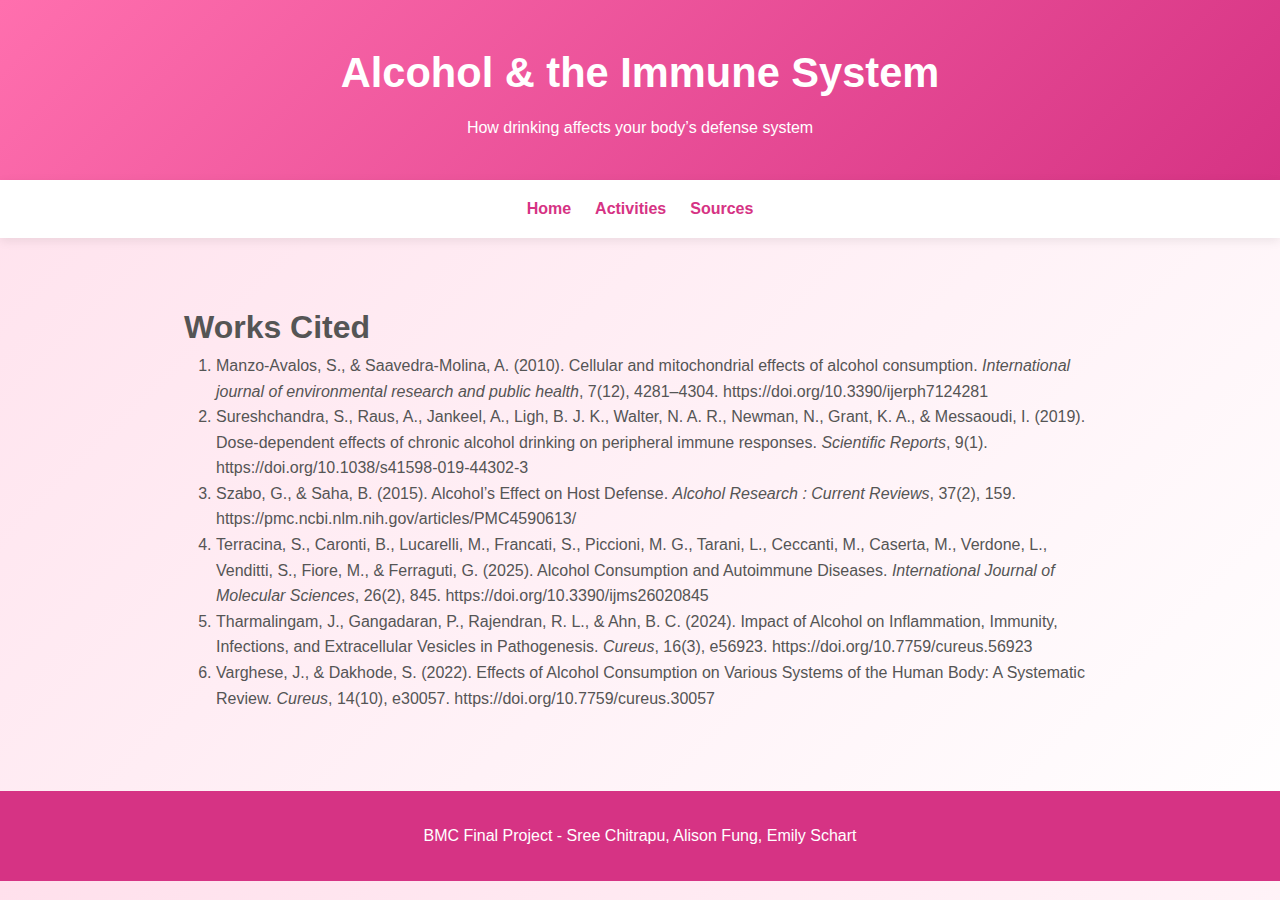
<file: sources.html>
<!DOCTYPE html>
<html lang="en">
<head>
  <meta charset="UTF-8">
  <title>Alcohol & the Immune System</title>
  <meta name="viewport" content="width=device-width, initial-scale=1.0">
  <link rel="stylesheet" href="bmc_style.css">
  <script src="bmc_java.js"></script>
</head>
<body>

<header>
  <h1>Alcohol & the Immune System</h1>
  <p>How drinking affects your body’s defense system</p>
</header>

<nav>
  <a href="index.html">Home</a>
  <a href="interactive.html">Activities</a>
  <a href="sources.html">Sources</a>
</nav>

<section id="cited">
    
    <h1>Works Cited</h1>
    <ol>
        <li class="cite">
            Manzo-Avalos, S., & Saavedra-Molina, A. (2010). Cellular and mitochondrial effects of alcohol consumption. <em>International journal of environmental research and public health</em>, 7(12), 4281–4304. https://doi.org/10.3390/ijerph7124281
        </li>

        <li class="cite">
            Sureshchandra, S., Raus, A., Jankeel, A., Ligh, B. J. K., Walter, N. A. R., Newman, N., Grant, K. A., & Messaoudi, I. (2019). Dose-dependent effects of chronic alcohol drinking on peripheral immune responses. <em>Scientific Reports</em>, 9(1). https://doi.org/10.1038/s41598-019-44302-3 
        </li>

        <li class="cite">
            Szabo, G., & Saha, B. (2015). Alcohol’s Effect on Host Defense. <em>Alcohol Research : Current Reviews</em>, 37(2), 159. https://pmc.ncbi.nlm.nih.gov/articles/PMC4590613/ 
        </li>

        <li class="cite">
            Terracina, S., Caronti, B., Lucarelli, M., Francati, S., Piccioni, M. G., Tarani, L., Ceccanti, M., Caserta, M., Verdone, L., Venditti, S., Fiore, M., & Ferraguti, G. (2025). Alcohol Consumption and Autoimmune Diseases. <em>International Journal of Molecular Sciences</em>, 26(2), 845. https://doi.org/10.3390/ijms26020845
        </li>

        <li class="cite">
            Tharmalingam, J., Gangadaran, P., Rajendran, R. L., & Ahn, B. C. (2024). Impact of Alcohol on Inflammation, Immunity, Infections, and Extracellular Vesicles in Pathogenesis. <em>Cureus</em>, 16(3), e56923. https://doi.org/10.7759/cureus.56923
        </li>

        <li class="cite">
            Varghese, J., & Dakhode, S. (2022). Effects of Alcohol Consumption on Various Systems of the Human Body: A Systematic Review. <em>Cureus</em>, 14(10), e30057. https://doi.org/10.7759/cureus.30057
        </li>
    </ol>
</section>


<footer>
  <p>BMC Final Project - Sree Chitrapu, Alison Fung, Emily Schart</p>
</footer>

</body>

</html>
</file>
<file: bmc_style.css>
:root {
      --pink-main: #ff6fae;
      --pink-light: #ffe0ec;
      --pink-dark: #d63384;
      --white: #ffffff;
      --gray: #555;
    }

    * {
      box-sizing: border-box;
      font-family: "Segoe UI", sans-serif;
      margin: 0;
      padding: 0;
    }

    body {
      background: linear-gradient(135deg, var(--pink-light), #fff);
      color: var(--gray);
      line-height: 1.6;
    }

    header {
      background: linear-gradient(135deg, var(--pink-main), var(--pink-dark));
      color: white;
      padding: 2.5rem 1rem;
      text-align: center;
      box-shadow: 0 6px 15px rgba(0,0,0,0.15);
    }

    header h1 {
      font-size: 2.6rem;
      margin-bottom: 0.5rem;
    }

    nav {
      background: white;
      display: flex;
      justify-content: center;
      gap: 1.5rem;
      padding: 1rem;
      position: sticky;
      top: 0;
      z-index: 10;
      box-shadow: 0 3px 10px rgba(0,0,0,0.08);
    }

    nav a {
      color: var(--pink-dark);
      text-decoration: none;
      font-weight: 600;
      transition: 0.2s;
    }

    nav a:hover {
      color: var(--pink-main);
      transform: scale(1.05);
    }

    section {
      max-width: 75%;
      margin: 3rem auto;
      padding: 1rem 1.5rem;
    }

    .card-grid {
      display: grid;
      grid-template-columns: repeat(auto, minmax(240px, 1fr));
      gap: 1.5rem;
      margin-top: 1.5rem;
    }

    .card {
      background: white;
      padding: 1.5rem;
      border-radius: 1.5rem;
      box-shadow: 0 10px 18px rgba(0,0,0,0.1);
      transition: transform 0.2s, box-shadow 0.2s;
      cursor: pointer;
    }

    .card:hover {
      transform: translateY(-6px);
      box-shadow: 0 16px 30px rgba(0,0,0,0.15);
    }

    .card h3 {
      color: var(--pink-dark);
      margin-bottom: 0.5rem;
    }

    .margin {
        margin-left: 1.25rem;
    }

    .second {
        margin-left: 1rem;
    }

    .hidden {
      display: none;
    }

    .cite {
        margin-left: 2rem;
    }

    .quiz {
      background: white;
      border-radius: 1.8rem;
      padding: 2rem;
      box-shadow: 0 12px 25px rgba(0,0,0,0.12);
      max-width: 600px;
      margin: 2rem auto;
    }

    .quiz button {
      background: var(--pink-main);
      border: none;
      color: white;
      padding: 0.6rem 1.2rem;
      border-radius: 1rem;
      font-size: 1rem;
      cursor: pointer;
      margin-top: 1rem;
      transition: 0.2s;
    }

    .quiz button:hover {
      background: var(--pink-dark);
    }

    .slider-box {
      background: white;
      border-radius: 1.5rem;
      padding: 1.5rem;
      box-shadow: 0 10px 22px rgba(0,0,0,0.12);
      max-width: 700px;
      margin: 2rem auto;
    }

    input[type="range"] {
      width: 100%;
    }

    footer {
      background: var(--pink-dark);
      color: white;
      text-align: center;
      padding: 2rem 1rem;
      margin-top: 4rem;
    }

* {box-sizing:border-box}

/* Slideshow container */
.slideshow-container {
  max-width: 500px;
  position: relative;
  margin: auto;
}

/* Hide the images by default */
.mySlides {
  display: none;
}

/* Next & previous buttons */
.prev, .next {
  cursor: pointer;
  position: absolute;
  top: 50%;
  width: auto;
  margin-top: -22px;
  padding: 16px;
  color: #6a6a6a;
  font-weight: bold;
  font-size: 18px;
  transition: 0.6s ease;
  border-radius: 0 3px 3px 0;
  user-select: none;
}

/* Position the "next button" to the right */
.next {
  right: 0;
  border-radius: 3px 0 0 3px;
}

/* On hover, add a black background color with a little bit see-through */
.prev:hover, .next:hover {
  background-color: rgba(0,0,0,0.8);
}

/* Caption text */
.text {
  color: #6a6a6a;
  font-size: 15px;
  padding: 8px 12px;
  position: absolute;
  bottom: 8px;
  width: 100%;
  text-align: center;
}

/* Number text (1/3 etc) */
.numbertext {
  color: #6a6a6a;
  font-size: 12px;
  padding: 8px 12px;
  position: absolute;
  top: 0;
}

/* The dots/bullets/indicators */
.dot {
  cursor: pointer;
  height: 15px;
  width: 15px;
  margin: 0 2px;
  background-color: #bbb;
  border-radius: 50%;
  display: inline-block;
  transition: background-color 0.6s ease;
}

.active, .dot:hover {
  background-color: #717171;
}

/* Fading animation */
.fade {
  animation-name: fade;
  animation-duration: 1.5s;
}

@keyframes fade {
  from {opacity: .4}
  to {opacity: 1}
}

#gameCanvas {
  background: var(--white);
  border: 4px solid var(--pink-main);
  border-radius: 1rem;
  box-shadow: 0 10px 22px rgba(0,0,0,0.12);
  display: block;
  margin: 0 auto;
  max-width: 100%;
}

#scoreDisplay {
  margin-top: 1rem;
  font-weight: 700;
  color: var(--pink-dark);
}

#healthBarContainer {
  width: 60%;
  margin: 0.8rem auto;
  background: var(--pink-light);
  border-radius: 1rem;
  height: 20px;
  overflow: hidden;
  box-shadow: inset 0 0 5px rgba(0,0,0,0.08);
}

#healthBar {
  background: linear-gradient(90deg, var(--pink-main), var(--pink-dark));
  height: 100%;
  width: 100%;
  transition: width 0.25s ease;
}

.hidden { display: none; }

#gameOverScreen {
  margin-top: 1.25rem;
  padding: 1rem;
  background: rgba(255,255,255,0.95);
  border-radius: 1rem;
  box-shadow: 0 12px 26px rgba(0,0,0,0.12);
  display: inline-flex;
  flex-direction: column;
  align-items: center;
  gap: .5rem;
  color: var(--pink-dark);
  min-width: 260px;
}

#gameOverText {
  font-size: 1.15rem;
  font-weight: 800;
}

button {
  background: var(--pink-main);
  border: none;
  color: white;
  padding: 0.6rem 1.2rem;
  border-radius: 1rem;
  font-size: 1rem;
  cursor: pointer;
  transition: 0.15s;
}
button:hover { background: var(--pink-dark); }

.game-key {
  max-width: 700px;
  margin: 2rem auto;
  background: white;
  padding: 1.5rem 1rem;
  border-radius: 1.5rem;
  box-shadow: 0 10px 22px rgba(0,0,0,0.12);
  text-align: left;
}

.game-key h2 {
  color: var(--pink-dark);
  margin-bottom: 1rem;
}

.key-items {
  display: flex;
  gap: 1.5rem;
  flex-wrap: wrap;
  margin-bottom: 1rem;
}

.key-item {
  display: flex;
  align-items: center;
  gap: 0.5rem;
}

.circle {
  width: 24px;
  height: 24px;
  border-radius: 50%;
  border: 2px solid var(--pink-dark);
}

.molecule {
  background: #ffd1e8; /* same as molecule color in game */
}

.powerup-heal {
  background: #7de2a8; /* green power-up */
}

.powerup-slow {
  background: #ffd166; /* yellow power-up */
}

.game-key p {
  font-size: 0.95rem;
  color: var(--gray);
  line-height: 1.5;
}
</file>
